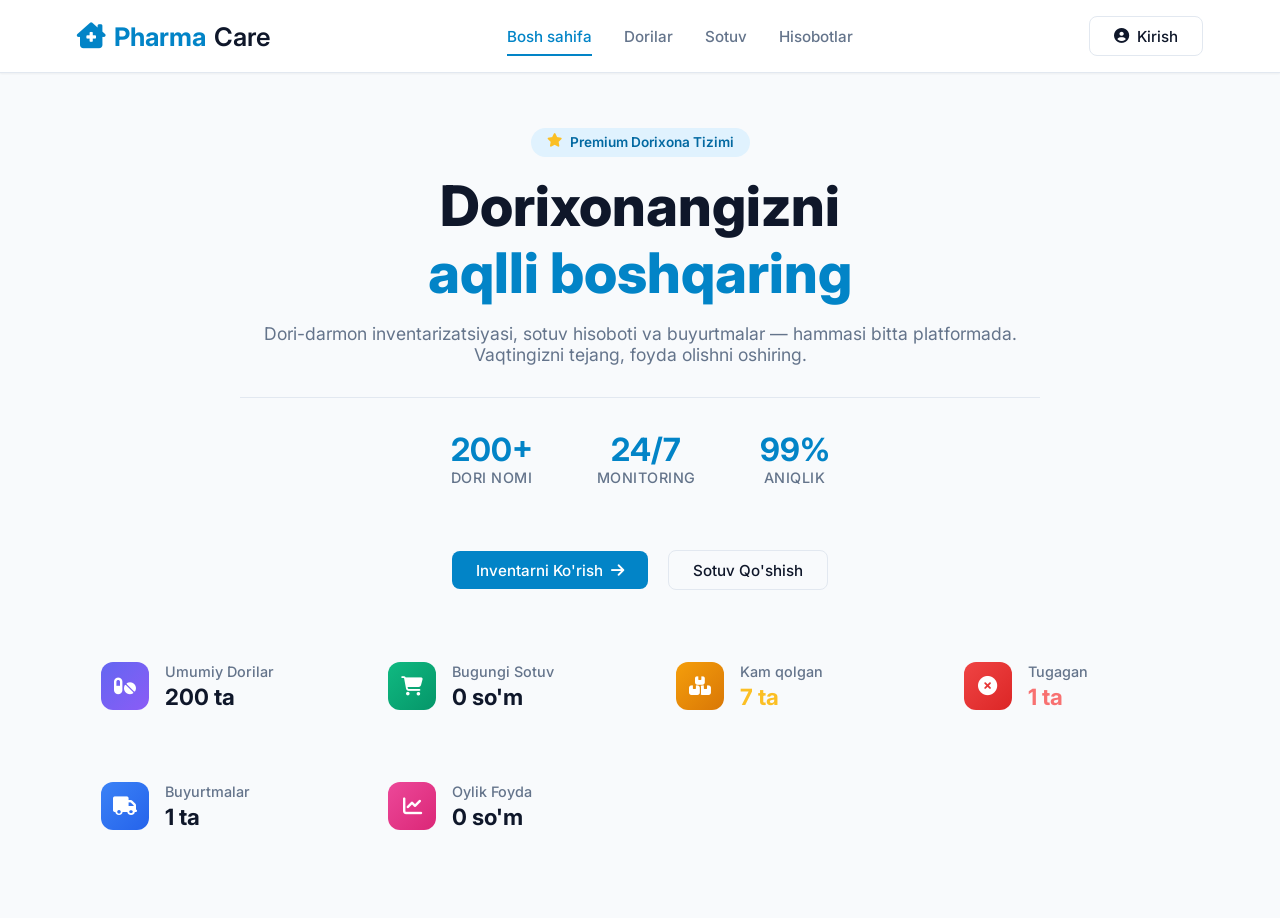
<file: index.html>
<!DOCTYPE html>
<html lang="uz">
<head>
    <meta charset="UTF-8">
    <meta name="viewport" content="width=device-width, initial-scale=1.0">
    <meta http-equiv="Cache-Control" content="no-cache, no-store, must-revalidate">
    <title>PharmaCare - Dorixona Boshqaruv Tizimi</title>
    <link rel="stylesheet" href="style.css">
    <link href="https://fonts.googleapis.com/css2?family=Outfit:wght@300;400;500;600;700&display=swap" rel="stylesheet">
    <link rel="stylesheet" href="https://cdnjs.cloudflare.com/ajax/libs/font-awesome/6.4.0/css/all.min.css">
</head>
<body>
    <div class="background-elements">
        <div class="glow-orb orb-1"></div>
        <div class="glow-orb orb-2"></div>
        <div class="glow-orb orb-3"></div>
    </div>

    <nav class="navbar">
        <a href="index.html" class="logo">
            <i class="fas fa-clinic-medical"></i> Pharma<span>Care</span>
        </a>
        <div class="mobile-menu-btn" id="mobileMenuBtn"><i class="fas fa-bars"></i></div>
        <ul class="nav-links" id="navLinks">
            <li><a href="index.html" class="active">Bosh sahifa</a></li>
            <li><a href="medicines.html">Dorilar</a></li>
            <li><a href="sales.html">Sotuv</a></li>
            <li><a href="reports.html">Hisobotlar</a></li>
            <li class="mobile-only-btn"><a href="login.html" class="btn-outline" style="display:inline-block;text-decoration:none;margin-top:1rem;"><i class="fas fa-user-circle"></i> Kirish</a></li>
        </ul>
        <a href="login.html" class="btn-outline desktop-only-btn"><i class="fas fa-user-circle"></i> Kirish</a>
    </nav>

    <main class="hero-section" id="home">
        <div class="hero-content">
            <div class="badge"><i class="fas fa-star" style="color:#fbbf24;"></i> Premium Dorixona Tizimi</div>
            <h1>Dorixonangizni <br><span class="gradient-text">aqlli boshqaring</span></h1>
            <p>Dori-darmon inventarizatsiyasi, sotuv hisoboti va buyurtmalar — hammasi bitta platformada. Vaqtingizni tejang, foyda olishni oshiring.</p>
            <div class="stats">
                <div class="stat-item"><h3 id="heroMedCount">200+</h3><p>Dori nomi</p></div>
                <div class="stat-item"><h3>24/7</h3><p>Monitoring</p></div>
                <div class="stat-item"><h3>99%</h3><p>Aniqlik</p></div>
            </div>
            <div class="hero-btns">
                <a href="medicines.html" class="btn-primary" style="text-decoration:none; display:inline-flex; align-items:center; gap:0.5rem; margin-top:2rem;">
                    <span>Inventarni Ko'rish</span><i class="fas fa-arrow-right"></i>
                </a>
                <a href="sales.html" class="btn-outline" style="text-decoration:none; display:inline-flex; align-items:center; gap:0.5rem; margin-top:2rem; margin-left:1rem;">
                    <span>Sotuv Qo'shish</span>
                </a>
            </div>
        </div>

        <div class="dashboard-mini-cards">
            <div class="mini-card glass-card">
                <div class="mini-icon" style="background:linear-gradient(135deg,#6366f1,#8b5cf6)"><i class="fas fa-pills"></i></div>
                <div>
                    <h4>Umumiy Dorilar</h4>
                    <span class="mini-val" id="statTotalMeds">200 ta</span>
                </div>
            </div>
            <div class="mini-card glass-card">
                <div class="mini-icon" style="background:linear-gradient(135deg,#10b981,#059669)"><i class="fas fa-shopping-cart"></i></div>
                <div>
                    <h4>Bugungi Sotuv</h4>
                    <span class="mini-val" id="statTodaySales">0 so'm</span>
                </div>
            </div>
            <div class="mini-card glass-card">
                <div class="mini-icon" style="background:linear-gradient(135deg,#f59e0b,#d97706)"><i class="fas fa-boxes"></i></div>
                <div>
                    <h4>Kam qolgan</h4>
                    <span class="mini-val" style="color:#fbbf24" id="statLowStockHighlight">0 ta</span>
                </div>
            </div>
            <div class="mini-card glass-card">
                <div class="mini-icon" style="background:linear-gradient(135deg,#ef4444,#dc2626)"><i class="fas fa-times-circle"></i></div>
                <div>
                    <h4>Tugagan</h4>
                    <span class="mini-val" style="color:#f87171" id="statLowStock">0 ta</span>
                </div>
            </div>
            <div class="mini-card glass-card">
                <div class="mini-icon" style="background:linear-gradient(135deg,#3b82f6,#2563eb)"><i class="fas fa-truck"></i></div>
                <div>
                    <h4>Buyurtmalar</h4>
                    <span class="mini-val" id="statOutStock">0 ta</span>
                </div>
            </div>
            <div class="mini-card glass-card">
                <div class="mini-icon" style="background:linear-gradient(135deg,#ec4899,#db2777)"><i class="fas fa-chart-line"></i></div>
                <div>
                    <h4>Oylik Foyda</h4>
                    <span class="mini-val" id="statMonthSales">0 so'm</span>
                </div>
            </div>
        </div>
    </main>

    <script src="script.js?v=6"></script>
</body>
</html>
</file>
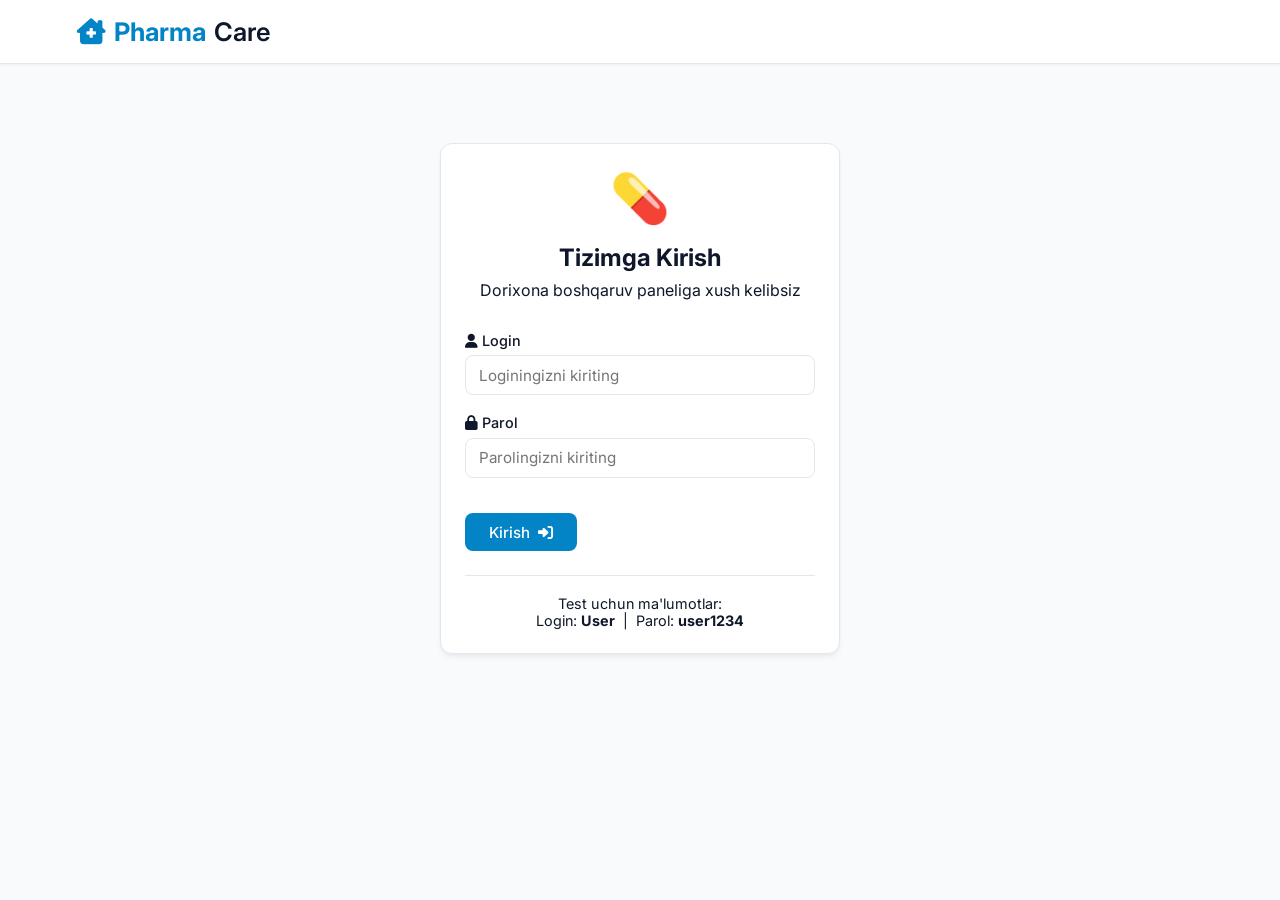
<file: login.html>
<!DOCTYPE html>
<html lang="uz">
<head>
    <meta charset="UTF-8">
    <meta name="viewport" content="width=device-width, initial-scale=1.0">
    <title>PharmaCare - Tizimga Kirish</title>
    <link rel="stylesheet" href="style.css">
    <link href="https://fonts.googleapis.com/css2?family=Outfit:wght@300;400;500;600;700&display=swap" rel="stylesheet">
    <link rel="stylesheet" href="https://cdnjs.cloudflare.com/ajax/libs/font-awesome/6.4.0/css/all.min.css">
</head>
<body>
    <div class="background-elements">
        <div class="glow-orb orb-1"></div>
        <div class="glow-orb orb-2"></div>
    </div>

    <nav class="navbar">
        <a href="index.html" class="logo"><i class="fas fa-clinic-medical"></i> Pharma<span>Care</span></a>
    </nav>

    <main class="page-section" style="display:flex;justify-content:center;align-items:center;min-height:85vh;padding-top:6rem;">
        <div class="login-box glass-panel">
            <div style="text-align:center;margin-bottom:2rem;">
                <div style="font-size:3rem;margin-bottom:1rem;">💊</div>
                <h2>Tizimga Kirish</h2>
                <p style="color:var(--text-main);margin-top:0.5rem;">Dorixona boshqaruv paneliga xush kelibsiz</p>
            </div>
            <form id="loginForm">
                <div class="input-group">
                    <label><i class="fas fa-user"></i> Login</label>
                    <input type="text" id="loginUsername" placeholder="Loginingizni kiriting" required>
                </div>
                <div class="input-group">
                    <label><i class="fas fa-lock"></i> Parol</label>
                    <input type="password" id="loginPassword" placeholder="Parolingizni kiriting" required>
                </div>
                <div id="loginError" style="color:#ef4444;font-size:0.9rem;margin:1rem 0;display:none;text-align:center;background:rgba(239,68,68,0.1);border:1px solid rgba(239,68,68,0.3);padding:0.8rem;border-radius:8px;">
                    Login yoki parol noto'g'ri!
                </div>
                <button type="submit" class="btn-primary" style="margin-top:1rem;">
                    <span>Kirish</span><i class="fas fa-sign-in-alt"></i>
                </button>
            </form>
            <div style="text-align:center;margin-top:1.5rem;color:var(--text-main);font-size:0.9rem;border-top:1px solid var(--border-color);padding-top:1.2rem;">
                Test uchun ma'lumotlar:<br>
                Login: <strong style="color:var(--text-main);cursor:pointer;" onclick="document.getElementById('loginUsername').value='User'">User</strong> &nbsp;|&nbsp;
                Parol: <strong style="color:var(--text-main);cursor:pointer;" onclick="document.getElementById('loginPassword').value='user1234'">user1234</strong>
            </div>
        </div>
    </main>
    <script src="script.js?v=3"></script>
</body>
</html>
</file>
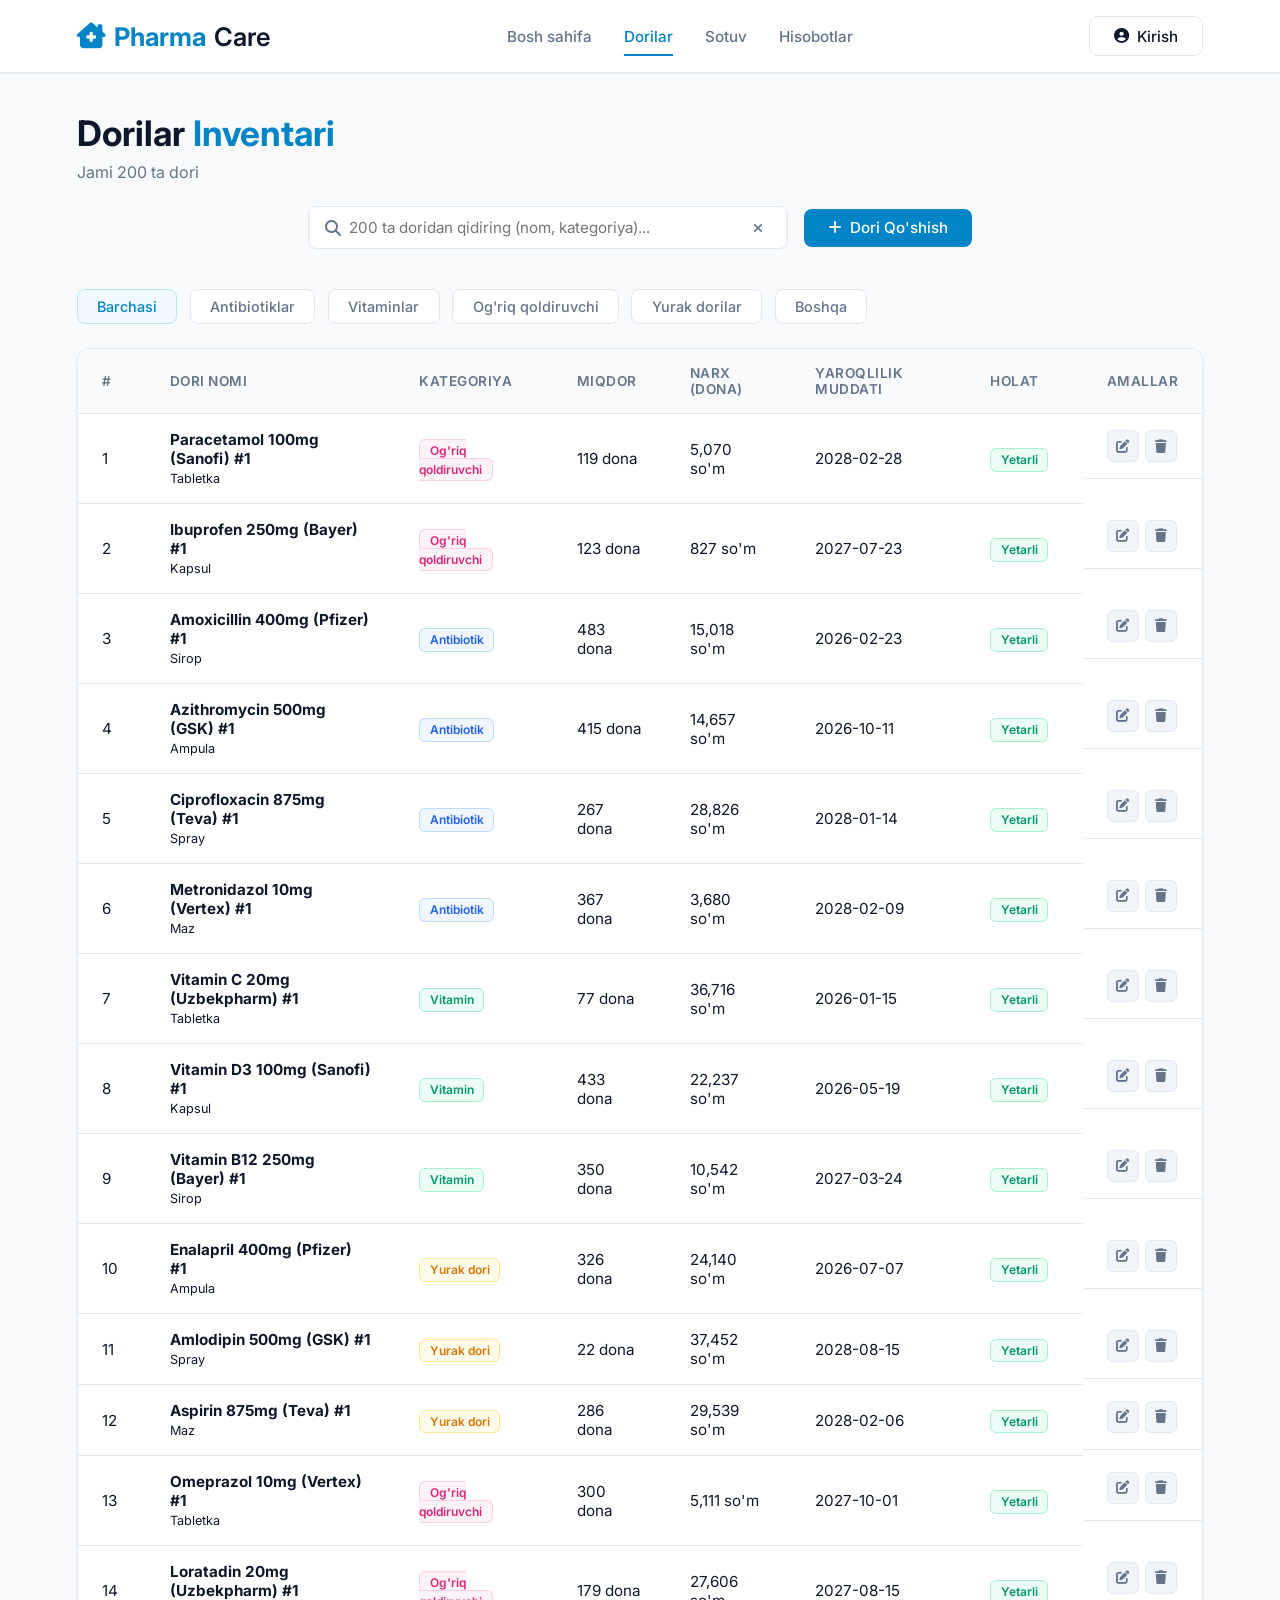
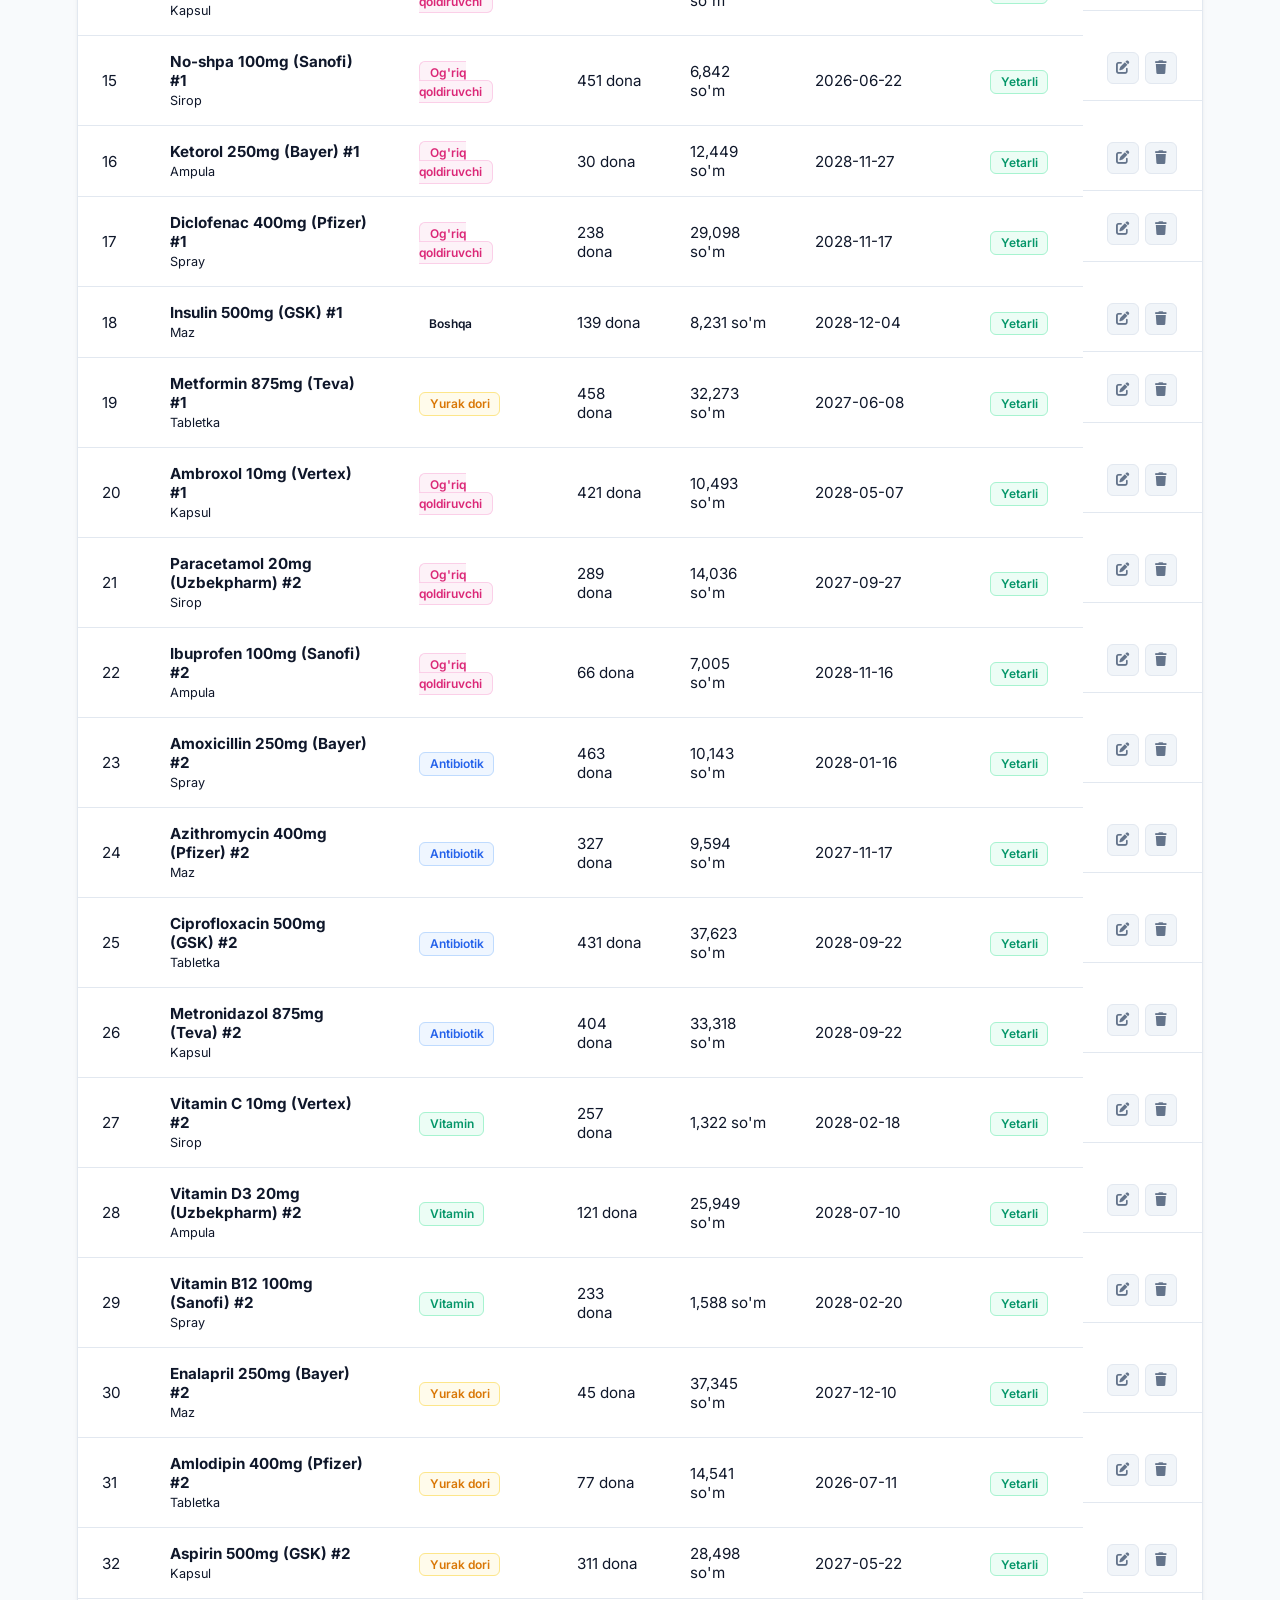
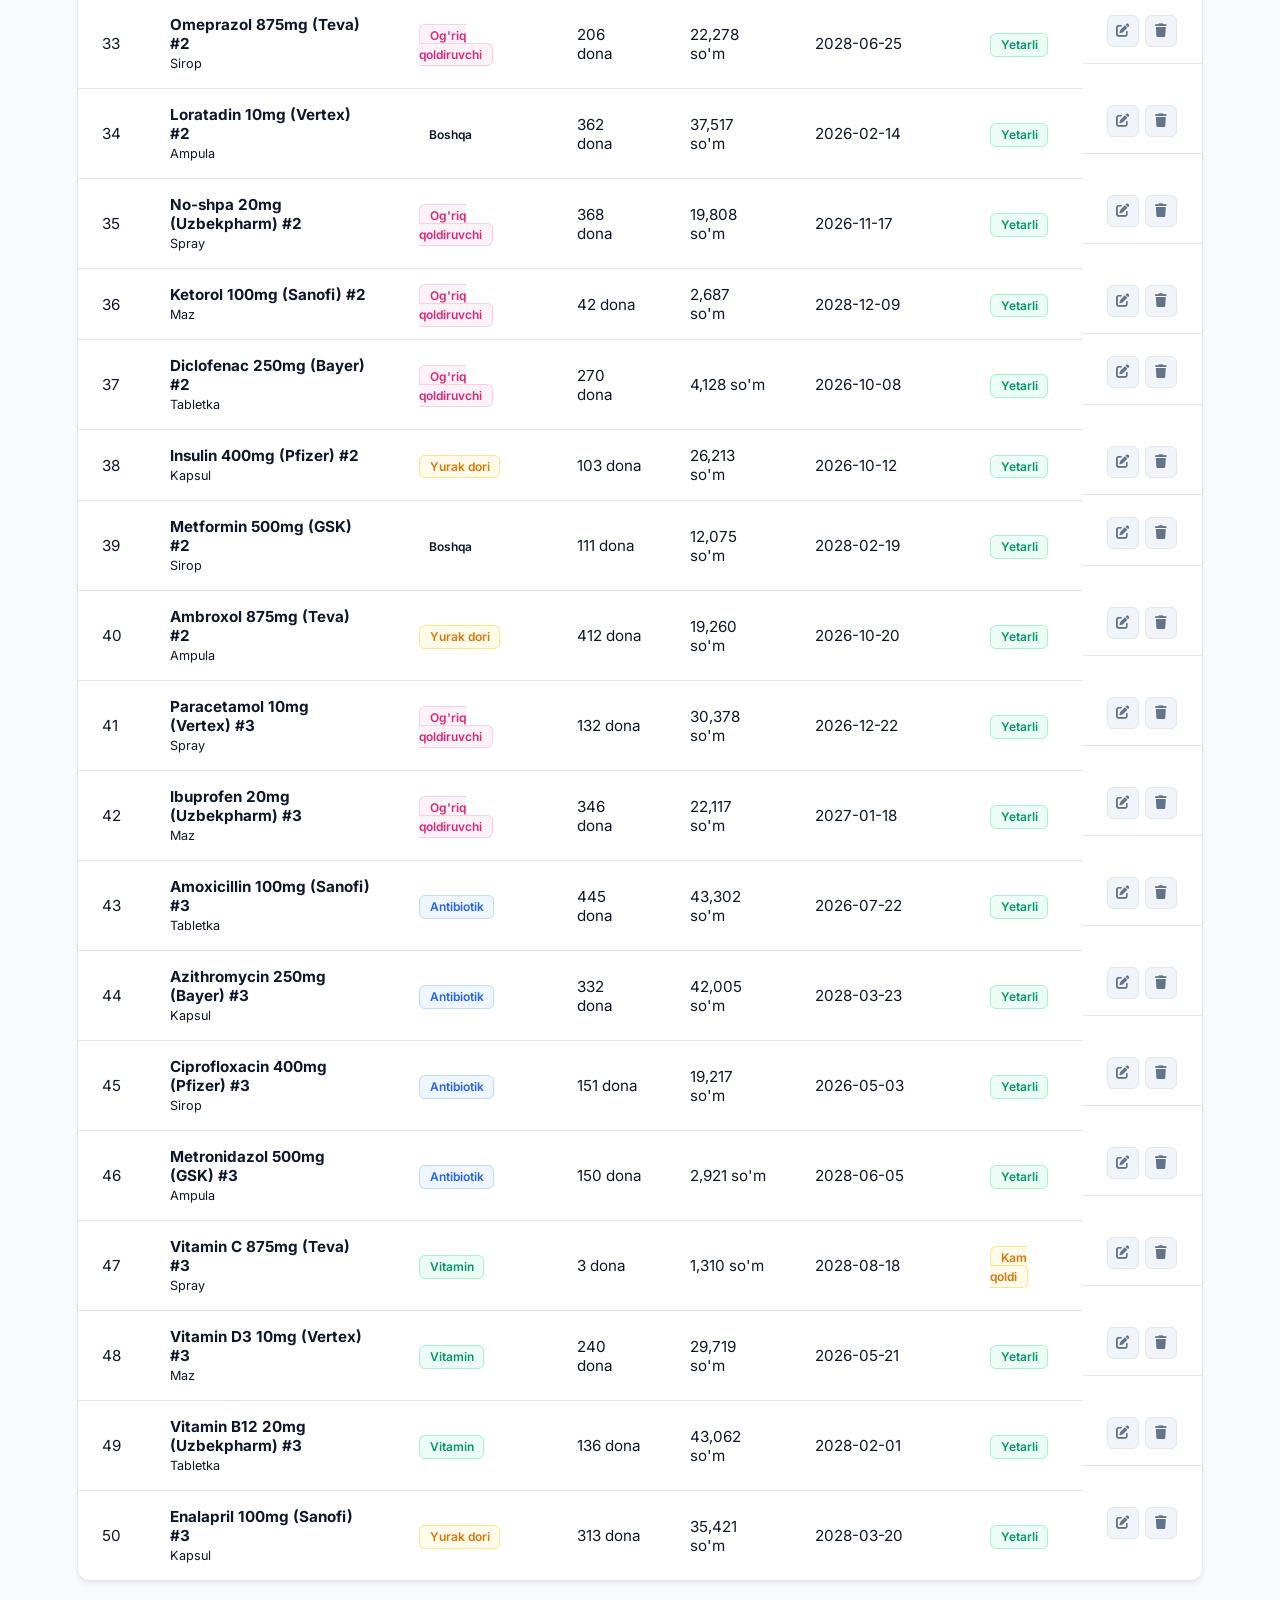
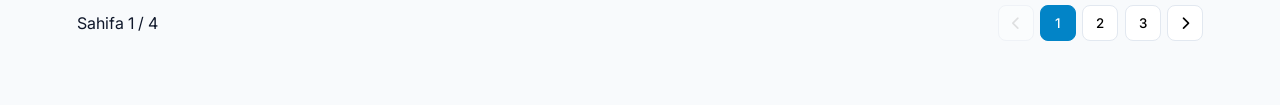
<file: medicines.html>
<!DOCTYPE html>
<html lang="uz">
<head>
    <meta charset="UTF-8">
    <meta name="viewport" content="width=device-width, initial-scale=1.0">
    <meta http-equiv="Cache-Control" content="no-cache, no-store, must-revalidate">
    <title>PharmaCare - Dorilar Inventari</title>
    <link rel="stylesheet" href="style.css">
    <link href="https://fonts.googleapis.com/css2?family=Outfit:wght@300;400;500;600;700&display=swap" rel="stylesheet">
    <link rel="stylesheet" href="https://cdnjs.cloudflare.com/ajax/libs/font-awesome/6.4.0/css/all.min.css">
</head>
<body>
    <div class="background-elements">
        <div class="glow-orb orb-1"></div>
        <div class="glow-orb orb-2"></div>
    </div>

    <nav class="navbar">
        <a href="index.html" class="logo"><i class="fas fa-clinic-medical"></i> Pharma<span>Care</span></a>
        <div class="mobile-menu-btn" id="mobileMenuBtn"><i class="fas fa-bars"></i></div>
        <ul class="nav-links" id="navLinks">
            <li><a href="index.html">Bosh sahifa</a></li>
            <li><a href="medicines.html" class="active">Dorilar</a></li>
            <li><a href="sales.html">Sotuv</a></li>
            <li><a href="reports.html">Hisobotlar</a></li>
            <li class="mobile-only-btn"><a href="login.html" class="btn-outline" style="display:inline-block;text-decoration:none;margin-top:1rem;"><i class="fas fa-user-circle"></i> Kirish</a></li>
        </ul>
        <a href="login.html" class="btn-outline desktop-only-btn"><i class="fas fa-user-circle"></i> Kirish</a>
    </nav>

    <main class="page-section">
        <div class="page-header">
            <h1>Dorilar <span class="gradient-text">Inventari</span></h1>
            <p id="medCount">Yuklanmoqda...</p>
            <div class="search-toolbar">
                <div class="search-bar-glass search-bar-wide">
                    <i class="fas fa-search"></i>
                    <input type="text" placeholder="200 ta doridan qidiring (nom, kategoriya)..." id="medicineSearch" autocomplete="off">
                    <button type="button" class="search-clear" id="searchClear" title="Tozalash"><i class="fas fa-times"></i></button>
                </div>
                <button class="btn-primary" onclick="document.getElementById('addModal').style.display='flex'">
                    <i class="fas fa-plus"></i> Dori Qo'shish
                </button>
            </div>
        </div>

        <div class="filter-tabs" id="categoryFilters">
            <button type="button" class="filter-tab active" data-cat="all">Barchasi</button>
            <button type="button" class="filter-tab" data-cat="antibiotic">Antibiotiklar</button>
            <button type="button" class="filter-tab" data-cat="vitamin">Vitaminlar</button>
            <button type="button" class="filter-tab" data-cat="painkiller">Og'riq qoldiruvchi</button>
            <button type="button" class="filter-tab" data-cat="cardiac">Yurak dorilar</button>
            <button type="button" class="filter-tab" data-cat="other">Boshqa</button>
        </div>

        <div class="medicines-table-wrap glass-panel">
            <table class="medicines-table">
                <thead>
                    <tr>
                        <th>#</th>
                        <th>Dori nomi</th>
                        <th>Kategoriya</th>
                        <th>Miqdor</th>
                        <th>Narx (dona)</th>
                        <th>Yaroqlilik muddati</th>
                        <th>Holat</th>
                        <th>Amallar</th>
                    </tr>
                </thead>
                <tbody id="medicinesList"></tbody>
            </table>
        </div>
        <div id="medPagination" class="pagination-wrap"></div>
    </main>

    <div class="modal-overlay" id="addModal" style="display:none;">
        <div class="modal-box glass-panel">
            <h3><i class="fas fa-plus-circle" style="color:#0284c7;"></i> Yangi Dori Qo'shish</h3>
            <form id="addMedForm">
                <div class="date-time-group">
                    <div class="input-group">
                        <label>Dori nomi</label>
                        <input type="text" id="addMedName" placeholder="Masalan: Paracetamol 500mg" required>
                    </div>
                    <div class="input-group">
                        <label>Kategoriya</label>
                        <select id="addMedCategory" required>
                            <option value="" disabled selected>Tanlang...</option>
                            <option>Antibiotik</option>
                            <option>Vitamin</option>
                            <option>Og'riq qoldiruvchi</option>
                            <option>Yurak dori</option>
                            <option>Boshqa</option>
                        </select>
                    </div>
                </div>
                <div class="date-time-group">
                    <div class="input-group">
                        <label>Shakl</label>
                        <select id="addMedFormType" required>
                            <option>Tabletka</option>
                            <option>Kapsul</option>
                            <option>Sirop</option>
                            <option>Ampula</option>
                            <option>Spray</option>
                        </select>
                    </div>
                    <div class="input-group">
                        <label>Miqdor (dona)</label>
                        <input type="number" id="addMedQty" min="0" placeholder="100" required>
                    </div>
                </div>
                <div class="date-time-group">
                    <div class="input-group">
                        <label>Narx (so'm)</label>
                        <input type="number" id="addMedPrice" min="0" placeholder="5000" required>
                    </div>
                    <div class="input-group">
                        <label>Yaroqlilik muddati</label>
                        <input type="date" id="addMedExpiry" required>
                    </div>
                </div>
                <div style="display:flex; gap:1rem; margin-top:1rem;">
                    <button type="submit" class="btn-primary" style="flex:1;"><i class="fas fa-save"></i> Saqlash</button>
                    <button type="button" class="btn-outline" onclick="document.getElementById('addModal').style.display='none'" style="flex:1;">Bekor</button>
                </div>
            </form>
        </div>
    </div>

    <div class="modal-overlay" id="editModal" style="display:none;">
        <div class="modal-box glass-panel">
            <h3><i class="fas fa-edit" style="color:#0284c7;"></i> Dorini Tahrirlash</h3>
            <form id="editMedForm">
                <input type="hidden" id="editMedId">
                <div class="date-time-group">
                    <div class="input-group">
                        <label>Dori nomi</label>
                        <input type="text" id="editMedName" required>
                    </div>
                    <div class="input-group">
                        <label>Kategoriya</label>
                        <select id="editMedCategory" required>
                            <option>Antibiotik</option>
                            <option>Vitamin</option>
                            <option>Og'riq qoldiruvchi</option>
                            <option>Yurak dori</option>
                            <option>Boshqa</option>
                        </select>
                    </div>
                </div>
                <div class="date-time-group">
                    <div class="input-group">
                        <label>Shakl</label>
                        <select id="editMedFormType" required>
                            <option>Tabletka</option>
                            <option>Kapsul</option>
                            <option>Sirop</option>
                            <option>Ampula</option>
                        </select>
                    </div>
                    <div class="input-group">
                        <label>Miqdor</label>
                        <input type="number" id="editMedQty" min="0" required>
                    </div>
                </div>
                <div class="date-time-group">
                    <div class="input-group">
                        <label>Narx (so'm)</label>
                        <input type="number" id="editMedPrice" min="0" required>
                    </div>
                    <div class="input-group">
                        <label>Yaroqlilik muddati</label>
                        <input type="date" id="editMedExpiry" required>
                    </div>
                </div>
                <div style="display:flex; gap:1rem; margin-top:1rem;">
                    <button type="submit" class="btn-primary" style="flex:1;">Yangilash</button>
                    <button type="button" class="btn-outline" onclick="document.getElementById('editModal').style.display='none'" style="flex:1;">Bekor</button>
                </div>
            </form>
        </div>
    </div>

    <script src="script.js?v=6"></script>
</body>
</html>
</file>
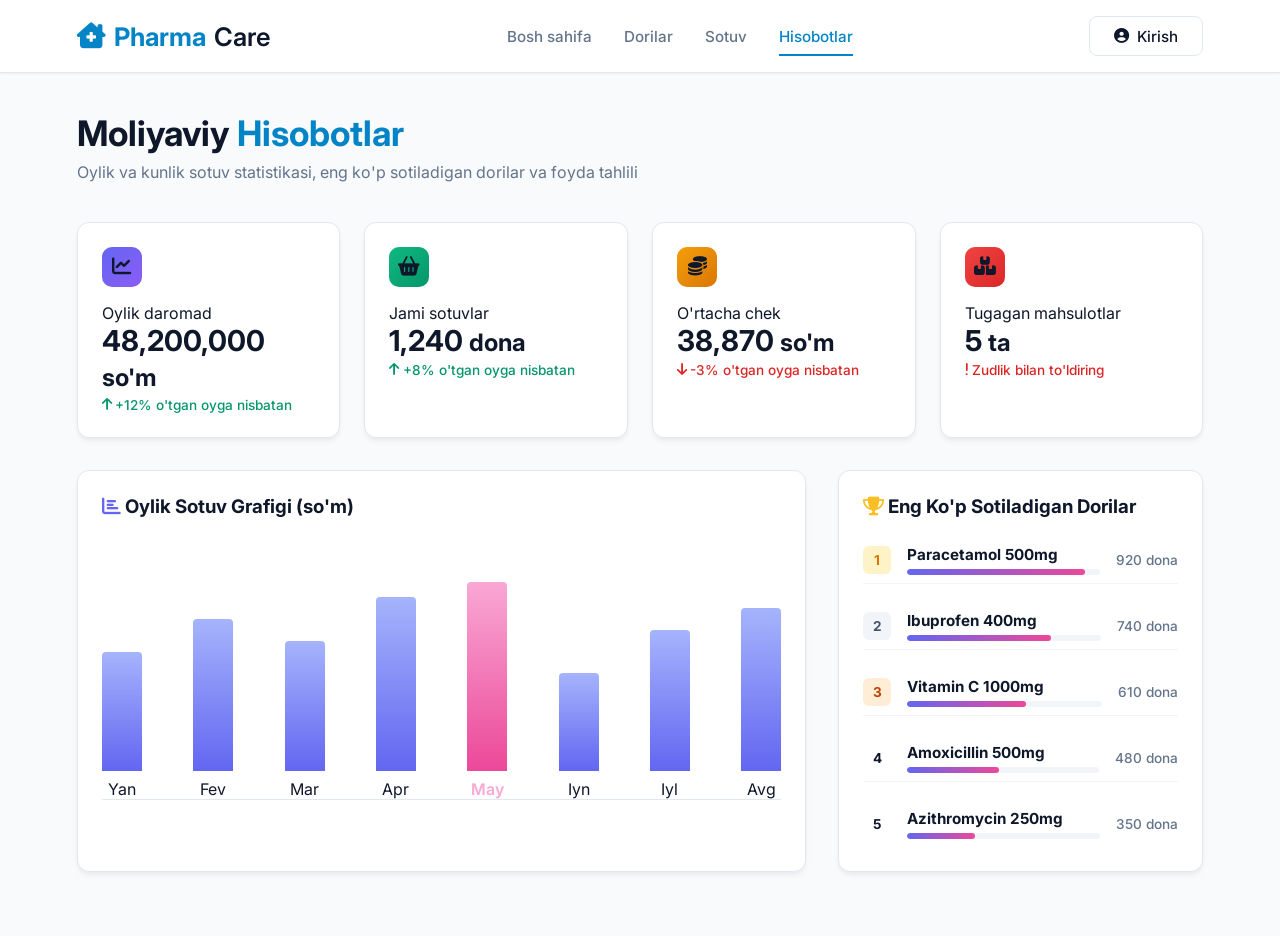
<file: reports.html>
<!DOCTYPE html>
<html lang="uz">
<head>
    <meta charset="UTF-8">
    <meta name="viewport" content="width=device-width, initial-scale=1.0">
    <title>PharmaCare - Hisobotlar</title>
    <link rel="stylesheet" href="style.css">
    <link href="https://fonts.googleapis.com/css2?family=Outfit:wght@300;400;500;600;700&display=swap" rel="stylesheet">
    <link rel="stylesheet" href="https://cdnjs.cloudflare.com/ajax/libs/font-awesome/6.4.0/css/all.min.css">
</head>
<body>
    <div class="background-elements">
        <div class="glow-orb orb-1"></div>
        <div class="glow-orb orb-2"></div>
    </div>

    <nav class="navbar">
        <a href="index.html" class="logo"><i class="fas fa-clinic-medical"></i> Pharma<span>Care</span></a>
        <div class="mobile-menu-btn" id="mobileMenuBtn"><i class="fas fa-bars"></i></div>
        <ul class="nav-links" id="navLinks">
            <li><a href="index.html">Bosh sahifa</a></li>
            <li><a href="medicines.html">Dorilar</a></li>
            <li><a href="sales.html">Sotuv</a></li>
            <li><a href="reports.html" class="active">Hisobotlar</a></li>
            <li class="mobile-only-btn"><a href="login.html" class="btn-outline" style="display:inline-block;text-decoration:none;margin-top:1rem;"><i class="fas fa-user-circle"></i> Kirish</a></li>
        </ul>
        <a href="login.html" class="btn-outline desktop-only-btn"><i class="fas fa-user-circle"></i> Kirish</a>
    </nav>

    <main class="page-section">
        <div class="page-header">
            <h1>Moliyaviy <span class="gradient-text">Hisobotlar</span></h1>
            <p>Oylik va kunlik sotuv statistikasi, eng ko'p sotiladigan dorilar va foyda tahlili</p>
        </div>

        <!-- Summary KPI Cards -->
        <div class="kpi-grid">
            <div class="kpi-card glass-panel">
                <div class="kpi-icon" style="background:linear-gradient(135deg,#6366f1,#8b5cf6)">
                    <i class="fas fa-chart-line"></i>
                </div>
                <div class="kpi-info">
                    <p>Oylik daromad</p>
                    <h2>48,200,000 <small>so'm</small></h2>
                    <span class="kpi-change up"><i class="fas fa-arrow-up"></i> +12% o'tgan oyga nisbatan</span>
                </div>
            </div>
            <div class="kpi-card glass-panel">
                <div class="kpi-icon" style="background:linear-gradient(135deg,#10b981,#059669)">
                    <i class="fas fa-shopping-basket"></i>
                </div>
                <div class="kpi-info">
                    <p>Jami sotuvlar</p>
                    <h2>1,240 <small>dona</small></h2>
                    <span class="kpi-change up"><i class="fas fa-arrow-up"></i> +8% o'tgan oyga nisbatan</span>
                </div>
            </div>
            <div class="kpi-card glass-panel">
                <div class="kpi-icon" style="background:linear-gradient(135deg,#f59e0b,#d97706)">
                    <i class="fas fa-coins"></i>
                </div>
                <div class="kpi-info">
                    <p>O'rtacha chek</p>
                    <h2>38,870 <small>so'm</small></h2>
                    <span class="kpi-change down"><i class="fas fa-arrow-down"></i> -3% o'tgan oyga nisbatan</span>
                </div>
            </div>
            <div class="kpi-card glass-panel">
                <div class="kpi-icon" style="background:linear-gradient(135deg,#ef4444,#dc2626)">
                    <i class="fas fa-boxes"></i>
                </div>
                <div class="kpi-info">
                    <p>Tugagan mahsulotlar</p>
                    <h2>5 <small>ta</small></h2>
                    <span class="kpi-change down"><i class="fas fa-exclamation"></i> Zudlik bilan to'ldiring</span>
                </div>
            </div>
        </div>

        <!-- Bar Chart (CSS-only visual) -->
        <div class="report-grid">
            <div class="glass-panel report-chart-panel">
                <h3><i class="fas fa-chart-bar" style="color:#6366f1;"></i> Oylik Sotuv Grafigi (so'm)</h3>
                <div class="bar-chart">
                    <div class="bar-item">
                        <div class="bar" style="height:55%;background:linear-gradient(to top,#6366f1,#a5b4fc)"></div>
                        <span>Yan</span>
                    </div>
                    <div class="bar-item">
                        <div class="bar" style="height:70%;background:linear-gradient(to top,#6366f1,#a5b4fc)"></div>
                        <span>Fev</span>
                    </div>
                    <div class="bar-item">
                        <div class="bar" style="height:60%;background:linear-gradient(to top,#6366f1,#a5b4fc)"></div>
                        <span>Mar</span>
                    </div>
                    <div class="bar-item">
                        <div class="bar" style="height:80%;background:linear-gradient(to top,#6366f1,#a5b4fc)"></div>
                        <span>Apr</span>
                    </div>
                    <div class="bar-item">
                        <div class="bar active" style="height:100%;background:linear-gradient(to top,#ec4899,#f9a8d4)"></div>
                        <span style="color:#f9a8d4;font-weight:600;">May</span>
                    </div>
                    <div class="bar-item">
                        <div class="bar" style="height:45%;background:linear-gradient(to top,#6366f1,#a5b4fc)"></div>
                        <span>Iyn</span>
                    </div>
                    <div class="bar-item">
                        <div class="bar" style="height:65%;background:linear-gradient(to top,#6366f1,#a5b4fc)"></div>
                        <span>Iyl</span>
                    </div>
                    <div class="bar-item">
                        <div class="bar" style="height:75%;background:linear-gradient(to top,#6366f1,#a5b4fc)"></div>
                        <span>Avg</span>
                    </div>
                </div>
            </div>

            <div class="glass-panel report-top-panel">
                <h3><i class="fas fa-trophy" style="color:#fbbf24;"></i> Eng Ko'p Sotiladigan Dorilar</h3>
                <div class="top-meds-list">
                    <div class="top-med-item">
                        <span class="top-rank gold">1</span>
                        <div class="top-med-info">
                            <strong>Paracetamol 500mg</strong>
                            <div class="progress-bar"><div style="width:92%;background:linear-gradient(90deg,#6366f1,#ec4899)"></div></div>
                        </div>
                        <span class="top-med-count">920 dona</span>
                    </div>
                    <div class="top-med-item">
                        <span class="top-rank silver">2</span>
                        <div class="top-med-info">
                            <strong>Ibuprofen 400mg</strong>
                            <div class="progress-bar"><div style="width:74%;background:linear-gradient(90deg,#6366f1,#ec4899)"></div></div>
                        </div>
                        <span class="top-med-count">740 dona</span>
                    </div>
                    <div class="top-med-item">
                        <span class="top-rank bronze">3</span>
                        <div class="top-med-info">
                            <strong>Vitamin C 1000mg</strong>
                            <div class="progress-bar"><div style="width:61%;background:linear-gradient(90deg,#6366f1,#ec4899)"></div></div>
                        </div>
                        <span class="top-med-count">610 dona</span>
                    </div>
                    <div class="top-med-item">
                        <span class="top-rank">4</span>
                        <div class="top-med-info">
                            <strong>Amoxicillin 500mg</strong>
                            <div class="progress-bar"><div style="width:48%;background:linear-gradient(90deg,#6366f1,#ec4899)"></div></div>
                        </div>
                        <span class="top-med-count">480 dona</span>
                    </div>
                    <div class="top-med-item">
                        <span class="top-rank">5</span>
                        <div class="top-med-info">
                            <strong>Azithromycin 250mg</strong>
                            <div class="progress-bar"><div style="width:35%;background:linear-gradient(90deg,#6366f1,#ec4899)"></div></div>
                        </div>
                        <span class="top-med-count">350 dona</span>
                    </div>
                </div>
            </div>
        </div>
    </main>
    <script src="script.js?v=3"></script>
</body>
</html>
</file>
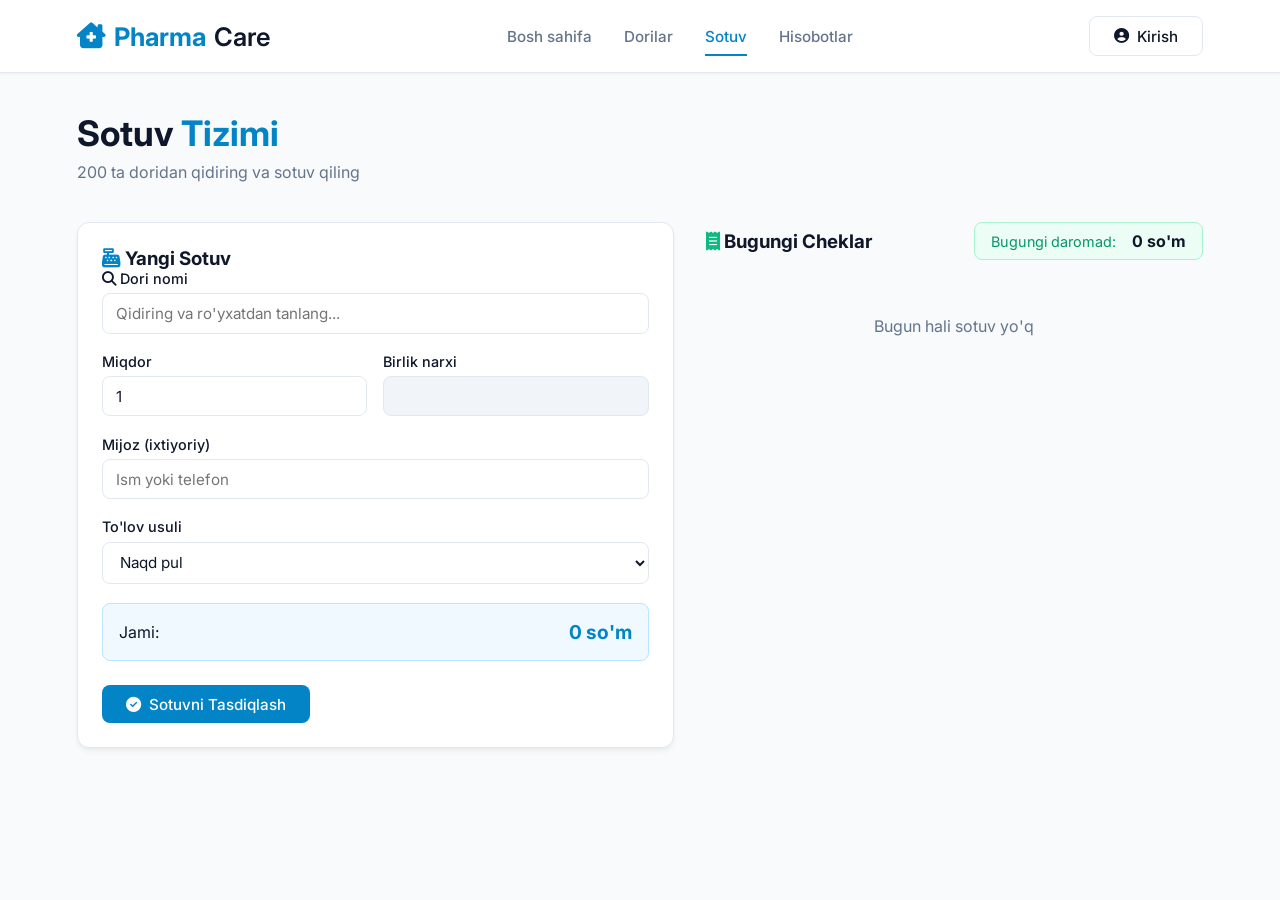
<file: sales.html>
<!DOCTYPE html>
<html lang="uz">
<head>
    <meta charset="UTF-8">
    <meta name="viewport" content="width=device-width, initial-scale=1.0">
    <title>PharmaCare - Sotuv Tizimi</title>
    <link rel="stylesheet" href="style.css">
    <link href="https://fonts.googleapis.com/css2?family=Outfit:wght@300;400;500;600;700&display=swap" rel="stylesheet">
    <link rel="stylesheet" href="https://cdnjs.cloudflare.com/ajax/libs/font-awesome/6.4.0/css/all.min.css">
</head>
<body>
    <nav class="navbar">
        <a href="index.html" class="logo"><i class="fas fa-clinic-medical"></i> Pharma<span>Care</span></a>
        <div class="mobile-menu-btn" id="mobileMenuBtn"><i class="fas fa-bars"></i></div>
        <ul class="nav-links" id="navLinks">
            <li><a href="index.html">Bosh sahifa</a></li>
            <li><a href="medicines.html">Dorilar</a></li>
            <li><a href="sales.html" class="active">Sotuv</a></li>
            <li><a href="reports.html">Hisobotlar</a></li>
        </ul>
        <a href="login.html" class="btn-outline desktop-only-btn"><i class="fas fa-user-circle"></i> Kirish</a>
    </nav>

    <main class="page-section">
        <div class="page-header">
            <h1>Sotuv <span class="gradient-text">Tizimi</span></h1>
            <p>200 ta doridan qidiring va sotuv qiling</p>
        </div>

        <div class="sales-layout">
            <div class="sales-form-panel glass-panel">
                <h3><i class="fas fa-cash-register" style="color:#0284c7;"></i> Yangi Sotuv</h3>
                <form id="saleForm">
                    <div class="input-group sale-search-wrap">
                        <label><i class="fas fa-search"></i> Dori nomi</label>
                        <input type="text" id="saleSearch" placeholder="Qidiring va ro'yxatdan tanlang..." autocomplete="off">
                        <div id="saleDropdown" class="autocomplete-dropdown"></div>
                    </div>
                    <div class="date-time-group">
                        <div class="input-group">
                            <label>Miqdor</label>
                            <input type="number" id="saleQty" min="1" value="1">
                        </div>
                        <div class="input-group">
                            <label>Birlik narxi</label>
                            <input type="number" id="salePrice" readonly style="background:#f1f5f9;">
                        </div>
                    </div>
                    <div class="input-group">
                        <label>Mijoz (ixtiyoriy)</label>
                        <input type="text" id="saleCustomer" placeholder="Ism yoki telefon">
                    </div>
                    <div class="input-group">
                        <label>To'lov usuli</label>
                        <select id="payMethod">
                            <option value="cash">Naqd pul</option>
                            <option value="card">Plastik karta</option>
                            <option value="transfer">O'tkazma</option>
                        </select>
                    </div>
                    <div class="price-estimate" style="margin-bottom:1.5rem;">
                        <span>Jami:</span>
                        <strong id="saleTotalDisplay">0 so'm</strong>
                    </div>
                    <button type="submit" class="btn-primary"><i class="fas fa-check-circle"></i> Sotuvni Tasdiqlash</button>
                </form>
            </div>

            <div class="sales-history-panel">
                <div class="sales-history-header">
                    <h3><i class="fas fa-receipt" style="color:#10b981;"></i> Bugungi Cheklar</h3>
                    <div class="today-total glass-panel">
                        <span>Bugungi daromad:</span>
                        <strong id="todayTotal">0 so'm</strong>
                    </div>
                </div>
                <div id="salesList"></div>
            </div>
        </div>
    </main>
    <script src="script.js?v=5"></script>
</body>
</html>
</file>
<file: style.css>
@import url('https://fonts.googleapis.com/css2?family=Inter:wght@300;400;500;600;700&display=swap');

:root {
    --primary: #0284c7;      /* Professional Medical Blue */
    --primary-hover: #0369a1;
    --secondary: #10b981;    /* Success Green */
    --bg-body: #f8fafc;      /* Very light slate */
    --bg-card: #ffffff;
    --text-main: #0f172a;
    --text-muted: #64748b;
    --border-color: #e2e8f0;
    --danger: #ef4444;
    --warning: #f59e0b;
    --card-shadow: 0 4px 6px -1px rgba(0, 0, 0, 0.05), 0 2px 4px -1px rgba(0, 0, 0, 0.03);
}

* {
    margin: 0;
    padding: 0;
    box-sizing: border-box;
    font-family: 'Inter', sans-serif;
}

body {
    background-color: var(--bg-body);
    color: var(--text-main);
    overflow-x: hidden;
}

/* Hide the old glassmorphism background elements */
.background-elements { display: none; }

/* Navbar */
.navbar {
    display: flex;
    justify-content: space-between;
    align-items: center;
    padding: 1rem 6%;
    background: #ffffff;
    border-bottom: 1px solid var(--border-color);
    position: fixed;
    top: 0;
    width: 100%;
    z-index: 100;
    box-shadow: 0 1px 2px 0 rgba(0, 0, 0, 0.05);
}

.logo {
    font-size: 1.6rem;
    font-weight: 700;
    color: var(--primary);
    text-decoration: none;
    display: flex;
    align-items: center;
    gap: 0.5rem;
}

.logo span { color: var(--text-main); font-weight: 600; }

.nav-links {
    display: flex;
    list-style: none;
    gap: 2rem;
}

.nav-links a {
    color: var(--text-muted);
    text-decoration: none;
    font-weight: 500;
    transition: all 0.2s;
    font-size: 0.95rem;
    padding: 0.5rem 0;
    border-bottom: 2px solid transparent;
}

.nav-links a:hover, .nav-links a.active {
    color: var(--primary);
    border-bottom: 2px solid var(--primary);
}

.btn-primary {
    background: var(--primary);
    color: white;
    border: none;
    padding: 0.6rem 1.5rem;
    border-radius: 8px;
    font-weight: 500;
    cursor: pointer;
    transition: all 0.2s;
    font-size: 0.95rem;
    display: inline-flex;
    align-items: center;
    gap: 0.5rem;
    justify-content: center;
}

.btn-primary:hover {
    background: var(--primary-hover);
    box-shadow: 0 4px 12px rgba(2, 132, 199, 0.2);
}

.btn-outline {
    background: transparent;
    border: 1px solid var(--border-color);
    color: var(--text-main);
    padding: 0.6rem 1.5rem;
    border-radius: 8px;
    font-weight: 500;
    cursor: pointer;
    transition: all 0.2s;
    text-decoration: none;
    font-size: 0.95rem;
    display: inline-flex;
    align-items: center;
    gap: 0.5rem;
    justify-content: center;
}

.btn-outline:hover {
    background: #f1f5f9;
    border-color: #cbd5e1;
}

/* Common Panels */
.glass-panel {
    background: var(--bg-card);
    border: 1px solid var(--border-color);
    border-radius: 12px;
    padding: 1.5rem;
    box-shadow: var(--card-shadow);
}

/* Page Setup */
.page-section { padding: 7rem 6% 4rem; }
.page-header { margin-bottom: 2.5rem; }
.page-header h1 { font-size: 2.2rem; color: var(--text-main); margin-bottom: 0.5rem; font-weight: 700; }
.page-header p { color: var(--text-muted); font-size: 1rem; }
.gradient-text { color: var(--primary); }

/* Hero Section */
.hero-section {
    padding: 8rem 6% 4rem;
    display: flex;
    flex-direction: column;
    gap: 3rem;
}
.hero-content { text-align: center; max-width: 800px; margin: 0 auto; }
.hero-content h1 { font-size: 3.5rem; margin-bottom: 1rem; line-height: 1.2; font-weight: 800; color: #0f172a; }
.hero-content p { font-size: 1.1rem; color: var(--text-muted); margin-bottom: 2rem; }

.badge {
    display: inline-flex;
    padding: 0.4rem 1rem;
    background: #e0f2fe;
    color: #0369a1;
    border-radius: 50px;
    margin-bottom: 1rem;
    gap: 0.5rem;
    font-size: 0.85rem;
    font-weight: 600;
}

.stats {
    display: flex;
    justify-content: center;
    gap: 4rem;
    margin-top: 2rem;
    border-top: 1px solid var(--border-color);
    padding-top: 2rem;
}
.stat-item h3 { font-size: 2rem; color: var(--primary); font-weight: 700; }
.stat-item p { color: var(--text-muted); font-size: 0.9rem; font-weight: 500; text-transform: uppercase; letter-spacing: 0.5px; }

/* Dashboard Cards */
.dashboard-mini-cards {
    display: grid;
    grid-template-columns: repeat(auto-fit, minmax(240px, 1fr));
    gap: 1.5rem;
}
.mini-card {
    display: flex;
    align-items: center;
    gap: 1rem;
    padding: 1.5rem;
}
.mini-icon {
    width: 48px;
    height: 48px;
    border-radius: 12px;
    display: flex;
    justify-content: center;
    align-items: center;
    font-size: 1.2rem;
    color: white;
}
.mini-val { font-size: 1.4rem; font-weight: 700; color: var(--text-main); display: block; margin-top: 0.2rem; }
.mini-card h4 { color: var(--text-muted); font-weight: 500; font-size: 0.9rem; margin: 0; }

/* Search Bar */
.search-bar-glass {
    display: flex;
    align-items: center;
    background: #ffffff;
    border: 1px solid var(--border-color);
    border-radius: 8px;
    padding: 0 1rem;
    flex: 1;
    max-width: 400px;
}
.search-bar-glass i { color: var(--text-muted); }
.search-bar-glass input {
    border: none;
    padding: 0.7rem 0.5rem;
    width: 100%;
    outline: none;
    background: transparent;
    color: var(--text-main);
    font-size: 0.95rem;
}

/* Tables */
.filter-tabs { display: flex; gap: 0.8rem; margin-bottom: 1.5rem; flex-wrap: wrap; }
.filter-tab { background: #ffffff; border: 1px solid var(--border-color); padding: 0.5rem 1.2rem; border-radius: 8px; color: var(--text-muted); cursor: pointer; transition: 0.2s; font-weight: 500; font-size: 0.9rem; }
.filter-tab.active, .filter-tab:hover { background: #f0f9ff; color: var(--primary); border-color: #bae6fd; }

.medicines-table-wrap { padding: 0; overflow: hidden; }
.medicines-table { width: 100%; border-collapse: collapse; text-align: left; }
.medicines-table th { background: #f8fafc; padding: 1rem 1.5rem; border-bottom: 1px solid var(--border-color); color: var(--text-muted); font-weight: 600; font-size: 0.85rem; text-transform: uppercase; letter-spacing: 0.5px; }
.medicines-table td { padding: 1rem 1.5rem; border-bottom: 1px solid var(--border-color); font-size: 0.95rem; vertical-align: middle; }
.medicines-table tbody tr:hover { background: #f1f5f9; }
.medicines-table tbody tr:last-child td { border-bottom: none; }

.cat-badge { padding: 0.2rem 0.6rem; border-radius: 6px; font-size: 0.75rem; font-weight: 600; }
.cat-badge.antibiotic { background: #eff6ff; color: #2563eb; border: 1px solid #bfdbfe; }
.cat-badge.painkiller { background: #fdf2f8; color: #db2777; border: 1px solid #fbcfe8; }
.cat-badge.vitamin { background: #ecfdf5; color: #059669; border: 1px solid #a7f3d0; }
.cat-badge.cardiac { background: #fffbeb; color: #d97706; border: 1px solid #fde68a; }

.status-badge { padding: 0.2rem 0.6rem; border-radius: 6px; font-size: 0.75rem; font-weight: 600; }
.status-badge.ok { background: #ecfdf5; color: #059669; border: 1px solid #a7f3d0; }
.status-badge.low { background: #fffbeb; color: #d97706; border: 1px solid #fde68a; }
.status-badge.out { background: #fef2f2; color: #dc2626; border: 1px solid #fecaca; }

.actions { display: flex; gap: 0.4rem; }
.act-btn { background: #f1f5f9; border: 1px solid var(--border-color); color: var(--text-muted); width: 32px; height: 32px; border-radius: 6px; cursor: pointer; transition: 0.2s; display: flex; align-items: center; justify-content: center; }
.act-btn:hover { color: var(--text-main); background: #e2e8f0; }

/* Forms */
.input-group { margin-bottom: 1.2rem; }
.input-group label { display: block; margin-bottom: 0.4rem; color: var(--text-main); font-weight: 500; font-size: 0.9rem; }
.input-group input, .input-group select { width: 100%; padding: 0.6rem 0.8rem; background: #ffffff; border: 1px solid var(--border-color); border-radius: 8px; color: var(--text-main); font-size: 0.95rem; outline: none; transition: 0.2s; }
.input-group input:focus, .input-group select:focus { border-color: var(--primary); box-shadow: 0 0 0 3px rgba(2, 132, 199, 0.1); }
.date-time-group { display: flex; gap: 1rem; }
.date-time-group .input-group { flex: 1; }

/* Modals */
.modal-overlay { position: fixed; top: 0; left: 0; width: 100%; height: 100%; background: rgba(15, 23, 42, 0.6); backdrop-filter: blur(2px); z-index: 1000; display: flex; justify-content: center; align-items: center; }
.modal-box { width: 100%; max-width: 500px; padding: 2rem; background: #ffffff; box-shadow: 0 20px 25px -5px rgba(0, 0, 0, 0.1); }
.modal-box h3 { margin-bottom: 1.5rem; color: var(--text-main); }

/* Sales Page */
.sales-layout { display: grid; grid-template-columns: 1.2fr 1fr; gap: 2rem; }
.sale-receipt { display: flex; flex-direction: column; gap: 0.8rem; padding: 1rem 1.2rem; margin-bottom: 1rem; background: #f8fafc; border: 1px solid var(--border-color); border-radius: 8px; }
.receipt-header { display: flex; justify-content: space-between; align-items: center; border-bottom: 1px dashed #cbd5e1; padding-bottom: 0.5rem; }
.receipt-footer { display: flex; justify-content: space-between; align-items: center; font-size: 0.9rem; }
.receipt-badge { padding: 0.2rem 0.5rem; border-radius: 4px; font-size: 0.75rem; font-weight: 600; }
.receipt-badge.cash { background: #ecfdf5; color: #059669; border: 1px solid #a7f3d0; }
.receipt-badge.card { background: #eff6ff; color: #2563eb; border: 1px solid #bfdbfe; }
.receipt-badge.transfer { background: #f5f3ff; color: #7c3aed; border: 1px solid #ddd6fe; }

.price-estimate { padding: 1rem; background: #f0f9ff; border: 1px solid #bae6fd; border-radius: 8px; display: flex; justify-content: space-between; align-items: center; }
.price-estimate strong { font-size: 1.2rem; color: var(--primary); }

.sales-history-header { display: flex; justify-content: space-between; align-items: center; margin-bottom: 1.5rem; }
.today-total { padding: 0.5rem 1rem; background: #ecfdf5; border: 1px solid #a7f3d0; border-radius: 8px; display: flex; gap: 1rem; align-items: center; box-shadow: none; }
.today-total span { font-size: 0.9rem; color: #059669; }

/* Reports Page */
.kpi-grid { display: grid; grid-template-columns: repeat(auto-fit, minmax(200px, 1fr)); gap: 1.5rem; margin-bottom: 2rem; }
.kpi-card { display: flex; flex-direction: column; gap: 1rem; padding: 1.5rem; }
.kpi-card-header { display: flex; justify-content: space-between; align-items: flex-start; }
.kpi-icon { width: 40px; height: 40px; border-radius: 10px; display: flex; justify-content: center; align-items: center; font-size: 1.2rem; }
.kpi-info h2 { font-size: 1.8rem; margin: 0; color: var(--text-main); font-weight: 700; }
.kpi-change { font-size: 0.85rem; font-weight: 500; display: inline-flex; align-items: center; gap: 0.2rem; }
.kpi-change.up { color: #059669; }
.kpi-change.down { color: #dc2626; }

.report-grid { display: grid; grid-template-columns: 2fr 1fr; gap: 2rem; }
.bar-chart { display: flex; align-items: flex-end; justify-content: space-between; height: 250px; margin-top: 2rem; padding-top: 2rem; border-bottom: 1px solid var(--border-color); }
.bar-item { display: flex; flex-direction: column; align-items: center; gap: 0.5rem; width: 40px; height: 100%; justify-content: flex-end; }
.bar { width: 100%; border-radius: 4px 4px 0 0; transition: 0.2s; cursor: pointer; background: #e0f2fe; }
.bar:hover { background: #bae6fd; }
.bar.active { background: var(--primary); }

.top-med-item { display: flex; align-items: center; gap: 1rem; margin-top: 1.2rem; padding: 0.5rem 0; border-bottom: 1px solid #f1f5f9; }
.top-med-item:last-child { border-bottom: none; }
.top-rank { width: 28px; height: 28px; display: flex; justify-content: center; align-items: center; border-radius: 6px; font-weight: bold; font-size: 0.85rem; }
.top-rank.gold { background: #fef3c7; color: #d97706; }
.top-rank.silver { background: #f1f5f9; color: #475569; }
.top-rank.bronze { background: #ffedd5; color: #c2410c; }
.top-med-info { flex: 1; }
.top-med-info strong { font-size: 0.95rem; color: var(--text-main); display: block; margin-bottom: 0.3rem; }
.progress-bar { width: 100%; height: 6px; background: #f1f5f9; border-radius: 50px; overflow: hidden; }
.progress-bar div { height: 100%; border-radius: 50px; background: var(--primary); }
.top-med-count { font-size: 0.85rem; color: var(--text-muted); font-weight: 500; }

/* Login box */
.login-box { max-width: 400px; width: 100%; margin: 0 auto; text-align: left; }

.search-toolbar { display: flex; gap: 1rem; justify-content: center; margin-top: 1.5rem; flex-wrap: wrap; align-items: center; }
.search-bar-wide { max-width: 480px; flex: 1; min-width: 220px; position: relative; }
.search-clear { background: none; border: none; color: var(--text-muted); cursor: pointer; padding: 0.25rem 0.5rem; }
.search-clear:hover { color: var(--danger); }
.search-hint { color: var(--text-muted); font-size: 0.9rem; }

.pagination-wrap { display: flex; justify-content: space-between; align-items: center; margin-top: 1.5rem; flex-wrap: wrap; gap: 1rem; }
.pagination-btns { display: flex; gap: 0.4rem; }
.page-btn { background: #fff; border: 1px solid var(--border-color); min-width: 36px; height: 36px; border-radius: 8px; cursor: pointer; font-weight: 500; }
.page-btn:hover:not(:disabled) { background: #f0f9ff; }
.page-btn.active { background: var(--primary); color: #fff; border-color: var(--primary); }
.page-btn:disabled { opacity: 0.4; cursor: not-allowed; }

.sale-search-wrap { position: relative; }
.autocomplete-dropdown { position: absolute; top: 100%; left: 0; right: 0; background: #fff; border: 1px solid var(--border-color); border-radius: 8px; box-shadow: 0 10px 25px rgba(0,0,0,0.1); max-height: 260px; overflow-y: auto; z-index: 50; display: none; }
.autocomplete-item { padding: 0.75rem 1rem; cursor: pointer; border-bottom: 1px solid #f1f5f9; }
.autocomplete-item:hover { background: #f0f9ff; }
.autocomplete-item strong { display: block; font-size: 0.9rem; }
.autocomplete-item span { font-size: 0.8rem; color: var(--text-muted); }
.autocomplete-empty { padding: 1rem; text-align: center; color: var(--text-muted); }

/* Responsive */
.mobile-menu-btn, .mobile-only-btn { display: none; }
@media (max-width: 992px) {
    .sales-layout, .report-grid { grid-template-columns: 1fr; }
}
@media (max-width: 768px) {
    .mobile-menu-btn { display: block; font-size: 1.5rem; cursor: pointer; z-index: 101; color: var(--text-main); }
    .desktop-only-btn { display: none !important; }
    .nav-links { display: flex !important; position: fixed; top: 0; right: -100%; width: 80%; height: 100vh; background: #ffffff; flex-direction: column; justify-content: center; align-items: center; gap: 2rem; transition: 0.3s; box-shadow: -4px 0 15px rgba(0,0,0,0.05); }
    .nav-links.active { right: 0; }
    .mobile-only-btn { display: block; }
    .hero-content h1 { font-size: 2.2rem; }
    .stats { flex-direction: column; gap: 1.5rem; border-top: none; padding-top: 0; }
    .medicines-table { display: block; overflow-x: auto; white-space: nowrap; }
    .page-section { padding: 6rem 4% 3rem; }
}
</file>
